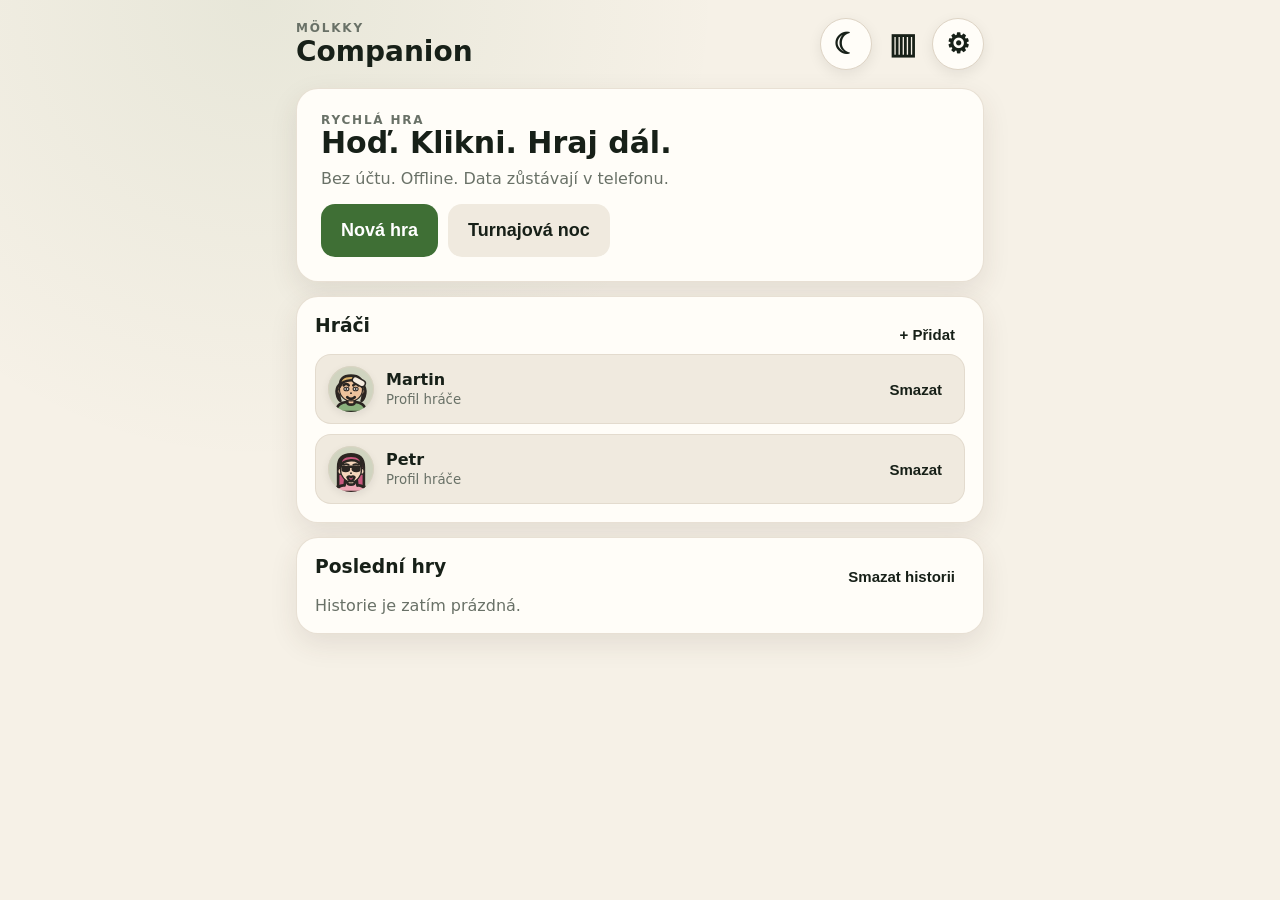
<file: app/src/main/assets/index.html>
<!doctype html>
<html lang="cs">
<head>
  <meta charset="utf-8" />
  <meta name="viewport" content="width=device-width,initial-scale=1,viewport-fit=cover" />
  <meta name="theme-color" content="#111827" />
  <title>Mölkky Companion</title>
  <link rel="manifest" href="manifest.webmanifest" />
  <link rel="stylesheet" href="styles.css" />
</head>
<body>
  <div class="app-shell">
    <header class="topbar">
      <div>
        <div class="eyebrow">MÖLKKY</div>
        <h1>Companion</h1>
      </div>
      <div class="top-actions">
        <button id="themeToggleBtn" class="icon-btn theme-toggle" type="button" aria-label="Přepnout světlý/tmavý vzhled" title="Přepnout vzhled">
          <span id="themeToggleIcon" aria-hidden="true">☾</span>
        </button>
        <button id="navStats" class="ghost">Statistiky</button>
        <button id="navSettings" class="icon-btn" type="button" aria-label="Nastavení" title="Nastavení">⚙</button>
      </div>
    </header>

    <main>
      <section id="homeView" class="view active">
        <div class="card hero">
          <div>
            <div class="eyebrow">RYCHLÁ HRA</div>
            <h2>Hoď. Klikni. Hraj dál.</h2>
            <p>Bez účtu. Offline. Data zůstávají v telefonu.</p>
          </div>
          <div class="hero-actions">
            <button id="newGameBtn" class="primary big">Nová hra</button>
            <button id="tournamentNightBtn" class="secondary big">Turnajová noc</button>
            <button id="restoreGameBtn" class="secondary big hidden">Obnovit poslední hru</button>
          </div>
        </div>

        <div class="card">
          <div class="section-head">
            <h3>Hráči</h3>
            <button id="addPlayerBtn" class="ghost">+ Přidat</button>
          </div>
          <div id="playerList" class="player-list"></div>
        </div>

        <div class="card">
          <div class="section-head">
            <h3>Poslední hry</h3>
            <button id="clearHistoryBtn" class="ghost danger-text">Smazat historii</button>
          </div>
          <div id="historyList" class="history-list"></div>
        </div>
      </section>

      <section id="setupView" class="view">
        <div class="section-head">
          <button class="ghost back-home">← Zpět</button>
          <h2>Nová hra</h2>
        </div>

        <div class="card">
          <div class="section-head">
            <h3 id="setupTitle">Vyber hráče</h3>
            <span id="setupModeTag" class="tag">Jedna hra</span>
          </div>
          <p class="muted">Vybraní hráči hrají v pořadí shora dolů. Přetáhni je za ☰ nebo použij šipky.</p>
          <div id="orderedPlayers" class="ordered-players"></div>
          <div class="order-actions">
            <button id="sameOrderBtn" class="secondary">Stejné</button>
            <button id="reverseOrderBtn" class="secondary">Obrátit</button>
            <button id="randomOrderBtn" class="secondary">Náhodně</button>
          </div>
          <h4>Další hráči</h4>
          <div id="setupPlayers" class="setup-players"></div>
          <button id="addPlayerSetupBtn" class="secondary">+ Nový hráč</button>
        </div>

        <div class="card compact">
          <label class="toggle-row">
            <span>
              <strong id="missRuleLabel">3 minutí = vyřazení</strong>
              <small id="missRuleHelp">Limit po sobě jdoucích hodů bez bodu.</small>
            </span>
            <input id="threeMissRule" type="checkbox" checked>
          </label>
        </div>

        <button id="startGameBtn" class="primary big full">Spustit hru</button>
      </section>

      <section id="gameView" class="view">
        <div class="game-top">
          <button id="quitGameBtn" class="ghost">Ukončit</button>
          <div id="gameRound" class="pill">Kolo 1</div>
          <button id="undoBtn" class="ghost">↶ Undo</button>
        </div>

        <div class="score-card">
          <div class="turn-label">NA TAHU</div>
          <div id="currentPlayerName" class="current-name">—</div>
          <div id="currentPlayerBadge" class="current-player-badge" aria-hidden="true"></div>
          <div class="score-line">
            <span id="currentScore">0</span>
            <small id="scoreTargetText">/ 50</small>
          </div>
          <div id="targetHint" class="target-hint">Potřebuješ 50 bodů</div>
          <div id="missesHint" class="misses-hint">Minutí: 0/3</div>
        </div>

        <div class="card">
          <div class="entry-tabs">
            <button id="pinsModeBtn" class="mode-btn active">Kuželky</button>
            <button id="pointsModeBtn" class="mode-btn">Body</button>
          </div>

          <div id="pinsEntry">
            <div class="section-head">
              <h3>Co spadlo?</h3>
              <span id="selectionSummary" class="muted">Nic</span>
            </div>
            <div id="pinsGrid" class="pins-grid"></div>
          </div>

          <div id="pointsEntry" class="hidden">
            <div class="section-head"><h3>Kolik bodů?</h3><span class="muted">0–12</span></div>
            <div id="pointsGrid" class="points-grid"></div>
          </div>

          <div class="throw-actions">
            <button id="missBtn" class="secondary miss-button">
              <span class="miss-icon funny-miss" aria-hidden="true">
                <svg viewBox="0 0 44 44" focusable="false">
                  <defs><linearGradient id="missWood" x1="0" x2="1"><stop offset="0" stop-color="#b8783e"/><stop offset=".48" stop-color="#efc784"/><stop offset="1" stop-color="#9f6333"/></linearGradient></defs>
                  <path d="M14 8c0-3 3-5 8-5s8 2 8 5l2 24c.3 4-3 7-10 7s-10-3-10-7z" fill="url(#missWood)" stroke="#6f431f" stroke-width="1.2"/>
                  <ellipse cx="22" cy="8" rx="8" ry="4" fill="#efc784" stroke="#6f431f" stroke-width="1.2"/>
                  <path d="M17 17l3 3m0-3l-3 3M24 17l3 3m0-3l-3 3" stroke="#342015" stroke-width="1.8" stroke-linecap="round"/>
                  <path d="M19 26c2 2 4 2 6 0" stroke="#7b302e" stroke-width="1.6" fill="none" stroke-linecap="round"/>
                  <path d="M23 27c0 3 2 4 3 2" stroke="#b83d3d" stroke-width="2" fill="none" stroke-linecap="round"/>
                  <path d="M7 36L37 6" stroke="#d9443f" stroke-width="5" stroke-linecap="round"/>
                </svg>
              </span><span>Minutí</span>
            </button>
            <button id="confirmThrowBtn" class="primary">Zapsat hod</button>
          </div>
          <button id="nextPlayerBtn" class="primary full hidden next-player-btn">Další hráč →</button>
        </div>

        <div class="card">
          <h3>Pořadí</h3>
          <div id="liveStandings" class="standings"></div>
        </div>
      </section>

      <section id="statsView" class="view">
        <div class="section-head">
          <button class="ghost back-home">← Zpět</button>
          <h2>Statistiky</h2>
        </div>
        <div id="statsContent"></div>
      </section>


      <section id="settingsView" class="view">
        <div class="section-head">
          <button class="ghost back-home">← Zpět</button>
          <h2>Nastavení</h2>
        </div>

        <div class="card settings-card">
          <div class="settings-title">
            <div><div class="eyebrow">VZHLED</div><h3>Jak má aplikace vypadat</h3></div>
          </div>

          <div class="setting-block">
            <label class="setting-label">Režim vzhledu</label>
            <div class="segmented three">
              <button type="button" class="setting-choice" data-theme-mode="light">☀ Světlý</button>
              <button type="button" class="setting-choice" data-theme-mode="dark">☾ Tmavý</button>
              <button type="button" class="setting-choice" data-theme-mode="system">◐ Telefon</button>
            </div>
            <small>Rychlé ☀/☾ přepnutí nahoře zůstává vždy dostupné.</small>
          </div>

          <div class="setting-block">
            <label class="setting-label">Barevný akcent</label>
            <div id="accentChoices" class="accent-choices">
              <button type="button" class="accent-dot" data-accent="#3f6f35" style="--dot:#3f6f35" aria-label="Zelená"></button>
              <button type="button" class="accent-dot" data-accent="#9a5b1f" style="--dot:#9a5b1f" aria-label="Dřevěná"></button>
              <button type="button" class="accent-dot" data-accent="#2f66a7" style="--dot:#2f66a7" aria-label="Modrá"></button>
              <button type="button" class="accent-dot" data-accent="#6d4aa2" style="--dot:#6d4aa2" aria-label="Fialová"></button>
              <button type="button" class="accent-dot" data-accent="#b84848" style="--dot:#b84848" aria-label="Červená"></button>
              <button type="button" class="accent-dot" data-accent="#308b8b" style="--dot:#308b8b" aria-label="Tyrkysová"></button>
              <button type="button" class="accent-dot" data-accent="#c78a22" style="--dot:#c78a22" aria-label="Jantarová"></button>
            </div>
          </div>
        </div>

        <div class="card settings-card">
          <div class="eyebrow">PRAVIDLA HRY</div>
          <h3>Výchozí nastavení nové hry</h3>

          <div class="setting-row">
            <div><strong>Cílové skóre</strong><small>Standardně 50 bodů.</small></div>
            <input id="targetScoreSetting" class="number-setting" type="number" min="20" max="100" step="5" inputmode="numeric">
          </div>

          <div class="setting-row">
            <div><strong>Limit minutí</strong><small>Počet minutí za sebou před vyřazením. 0 = vypnuto.</small></div>
            <input id="missLimitSetting" class="number-setting" type="number" min="0" max="9" step="1" inputmode="numeric">
          </div>

          <label class="setting-row clickable">
            <div><strong>Překročení cíle</strong><small>Při přehození vrátit skóre na nastavenou hodnotu.</small></div>
            <input id="bustEnabledSetting" type="checkbox">
          </label>

          <div class="setting-row" id="bustResetRow">
            <div><strong>Návrat na</strong><small>Standardní Mölkky používá 25 bodů.</small></div>
            <input id="bustResetSetting" class="number-setting" type="number" min="0" max="99" step="1" inputmode="numeric">
          </div>
        </div>

        <div class="card settings-card">
          <div class="eyebrow">OVLÁDÁNÍ</div>
          <h3>Rychlost hry</h3>

          <div class="setting-block">
            <label class="setting-label">Výchozí zadávání hodu</label>
            <div class="segmented">
              <button type="button" class="setting-choice" data-entry-default="pins">Kuželky</button>
              <button type="button" class="setting-choice" data-entry-default="points">Body</button>
            </div>
          </div>

          <label class="setting-row clickable">
            <div><strong>Automaticky další hráč</strong><small>Po zapsání hodu rovnou přeskočí na dalšího.</small></div>
            <input id="autoAdvanceSetting" type="checkbox">
          </label>

          <label class="setting-row clickable">
            <div><strong>Vibrace</strong><small>Krátká odezva při hodu, minutí a vítězství.</small></div>
            <input id="vibrationSetting" type="checkbox">
          </label>

          <label class="setting-row clickable">
            <div><strong>Zvuky</strong><small>Jemná zvuková odezva. Výchozí je vypnutá.</small></div>
            <input id="soundSetting" type="checkbox">
          </label>
        </div>

        <div class="card settings-card">
          <div class="eyebrow">HRÁČI</div>
          <div class="section-head">
            <h3>Avatary</h3>
            <small>Klepnutím změň vzhled</small>
          </div>
          <div id="avatarSettingsList" class="avatar-settings-list"></div>
        </div>

        <div class="card settings-card">
          <div class="eyebrow">AKTUALIZACE</div>
          <h3>Mölkky Companion</h3>
          <button id="settingsCheckUpdateBtn" class="secondary full">Zkontrolovat aktualizaci</button>
          <div class="version-box">
            <span>Verze aplikace</span>
            <strong id="appVersionText">v1.7.8</strong>
          </div>
        </div>

        <div class="settings-footer">Mölkky Companion • v1.7.8 • build 17</div>
      </section>

      <section id="gameOverView" class="view">
        <div class="card hero center">
          <div class="eyebrow">VÍTĚZ</div>
          <h2 id="winnerName">—</h2>
          <p id="winnerSummary">—</p>
          <button id="rematchBtn" class="primary big">Odveta</button>
          <button id="nextTournamentGameBtn" class="primary big hidden">Další hra večera</button>
          <button id="endTournamentBtn" class="secondary hidden">Ukončit turnajovou noc</button>
          <button class="secondary back-home">Domů</button>
        </div>
        <div class="card">
          <h3>Výsledek</h3>
          <div id="finalStandings" class="standings"></div>
        </div>
        <div id="tournamentSummaryCard" class="card hidden">
          <div class="section-head"><h3>Turnajová noc</h3><span id="nightGameCount" class="tag"></span></div>
          <div id="nightStandings" class="standings"></div>
        </div>
      </section>
    </main>
  </div>

  <dialog id="playerDialog">
    <form method="dialog" id="playerForm">
      <h3>Nový hráč</h3>
      <input id="playerNameInput" maxlength="20" placeholder="Jméno hráče" autocomplete="off" required />
      <div class="dialog-actions">
        <button value="cancel" class="secondary">Zrušit</button>
        <button id="savePlayerBtn" value="default" class="primary">Uložit</button>
      </div>
    </form>
  </dialog>

  <script src="portraits.js"></script>
  <script src="app.js"></script>
  <dialog id="updateDialog"><form method="dialog" id="updateForm"><h3>Aktualizace aplikace</h3><p id="updateMessage">Kontroluji novou verzi…</p><div class="dialog-actions"><button value="cancel" class="secondary">Zavřít</button><button id="downloadUpdateBtn" type="button" class="primary hidden">Stáhnout APK</button></div></form></dialog>
</body>
</html>
</file>
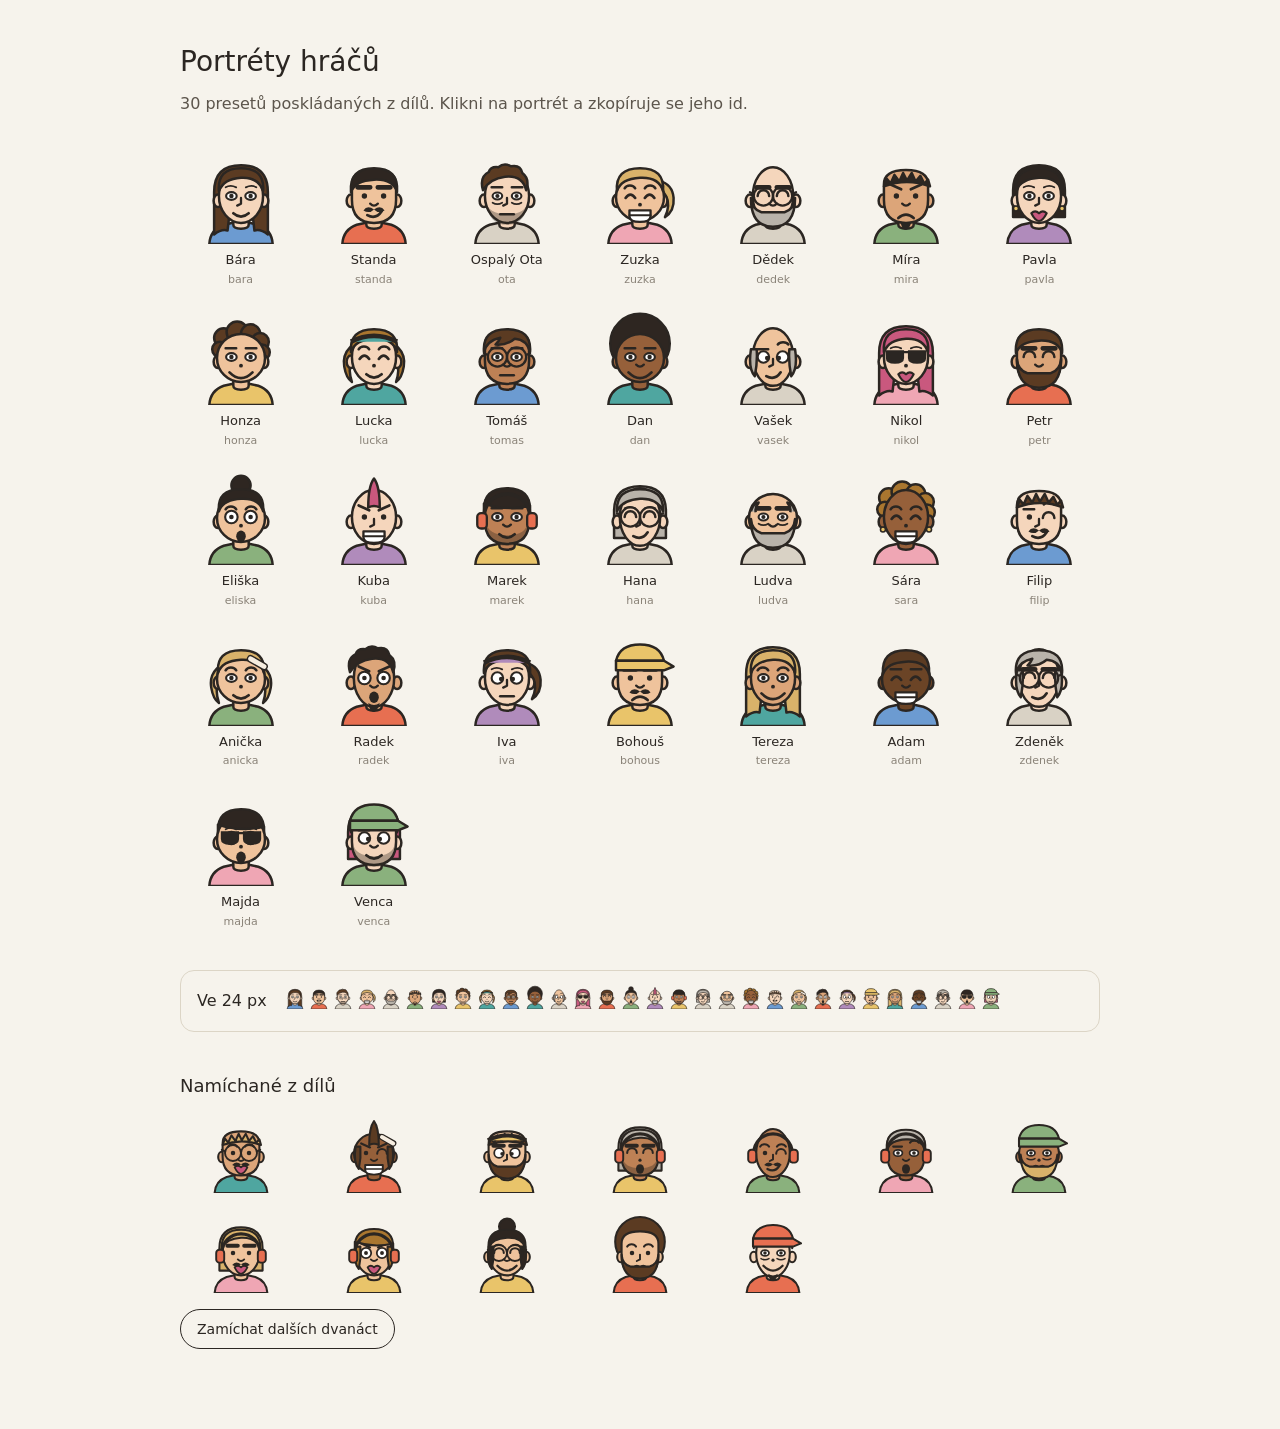
<file: design-source/nahled-portrety.html>
<!doctype html>
<meta charset="utf-8">
<title>Portréty hráčů — Mölkky</title>
<style>
  :root { --ink:#2B2622; --paper:#F6F3EC; --line:#DCD5C6; }
  body { margin:0; padding:40px 24px 64px; background:var(--paper); color:var(--ink);
         font:400 16px/1.6 ui-rounded, "Segoe UI", system-ui, sans-serif; }
  .wrap { max-width:920px; margin:0 auto; }
  h1 { font-size:28px; font-weight:500; margin:0 0 6px; }
  p.lede { margin:0 0 32px; max-width:60ch; color:#5C554C; }
  .grid { display:grid; grid-template-columns:repeat(auto-fill,minmax(120px,1fr)); gap:20px 12px; }
  figure { margin:0; text-align:center; }
  figure svg { display:block; margin:0 auto; }
  figcaption { margin-top:6px; font-size:13px; }
  figcaption small { display:block; color:#8A8378; font-size:11px; }
  .strip { display:flex; flex-wrap:wrap; gap:8px; align-items:center; margin:40px 0 8px;
           padding:14px 16px; border:1px solid var(--line); border-radius:14px; }
  .strip b { font-weight:500; margin-right:8px; }
  button { font:inherit; font-size:14px; padding:8px 16px; border-radius:999px;
           border:1.5px solid var(--ink); background:none; color:var(--ink); cursor:pointer; }
  button:focus-visible { outline:3px solid #4FA6A0; outline-offset:2px; }
  h2 { font-size:18px; font-weight:500; margin:40px 0 12px; }
</style>
<div class="wrap">
  <h1>Portréty hráčů</h1>
  <p class="lede">30 presetů poskládaných z dílů. Klikni na portrét a zkopíruje se jeho id.</p>
  <div class="grid" id="grid"></div>
  <div class="strip"><b>Ve 24 px</b><span id="small"></span></div>
  <h2>Namíchané z dílů</h2>
  <div class="grid" id="mix"></div>
  <p><button id="more">Zamíchat dalších dvanáct</button></p>
</div>
<script type="module">
/**
 * portrety.js — 30 portrétů hráčů pro appku na Mölkky.
 *
 * Druhá sada k faces.js: místo barevných hlav ve stylu emoji jsou to lidé —
 * odstín pleti, účes, obočí, nos, vousy, doplňky a barevné tričko v ramenou.
 * Stejný rám i stejné API jako faces.js, takže se obě sady dají míchat.
 *
 *   import { PORTRAITS, renderPortrait, portraitForKey, randomPortrait } from './portrety.js';
 *   el.innerHTML = renderPortrait(PORTRAITS[3], { size: 64 });
 *   el.innerHTML = renderPortrait(portraitForKey('Standa'));
 *
 * Vrstvy se kreslí v pořadí: ramena → krk → vlasy vzadu → uši → hlava →
 * obočí, oči, nos, ústa → vousy → vlasy vepředu → doplňky.
 */

const INK = '#2B2622';

const SKINS = ['#F5D6BC', '#EFC39C', '#DCA579', '#BE8155', '#96603A', '#6B4426'];
const HAIRS = ['#2E2621', '#5B3B22', '#A9762F', '#D9B26A', '#B9B3AA', '#C9587E'];
const SHIRTS = ['#E76F51', '#4FA6A0', '#6C9BD1', '#8AB17D', '#B08BBB', '#E9C46A', '#D9D2C5', '#EFA6B4'];

const s = (w = 2.6) =>
  `fill="none" stroke="${INK}" stroke-width="${w}" stroke-linecap="round" stroke-linejoin="round"`;
const f = (fill, w = 2.6) =>
  `fill="${fill}" stroke="${INK}" stroke-width="${w}" stroke-linejoin="round"`;
const plain = (fill) => `fill="${fill}" stroke="none"`;

/* ----------------------------------------------------------------- tělo -- */

const shoulders = (c) =>
  `<path d="M17 100q1-15 15-20l18-4 18 4q14 5 15 20z" ${f(c)}/>`;
const neck = (c) => `<path d="M42 66h16v14q0 4-8 4t-8-4z" ${f(c)}/>`;
const ears = (c) =>
  `<ellipse cx="26" cy="55" rx="4.5" ry="6.5" ${f(c)}/><ellipse cx="74" cy="55" rx="4.5" ry="6.5" ${f(c)}/>`;

/* ---------------------------------------------------------------- hlavy -- */

const HEADS = {
  ovalna: (c) => `<ellipse cx="50" cy="50" rx="23" ry="28" ${f(c)}/>`,
  kulata: (c) => `<ellipse cx="50" cy="51" rx="25" ry="25" ${f(c)}/>`,
  hranata: (c) => `<path d="M27 38q0-15 23-15t23 15v16q0 24-23 24T27 54z" ${f(c)}/>`,
  protahla: (c) => `<ellipse cx="50" cy="50" rx="21" ry="30" ${f(c)}/>`,
};

/* ---------------------------------------------------------------- vlasy -- */
/* Každý účes má vrstvu za hlavou (back) a přes čelo (front).                 */

const HAIRSTYLES = {
  plesaty: { back: () => '', front: () => '' },
  vinek: { back: () => '', front: (c) => `<path d="M27 44q3-9 8-9 -4 5-3 10M73 44q-3-9-8-9 4 5 3 10" ${f(c)}/>` },
  kratke: {
    back: () => '',
    front: (c) => `<path d="M26 46q-2-25 24-25t24 25q-4-14-24-13T26 46z" ${f(c)}/>`,
  },
  pesinka: {
    back: () => '',
    front: (c) => `<path d="M26 45q-2-24 24-24t24 24q-3-13-16-14-8 7-20 6 4-4 5-7-14 3-17 15z" ${f(c)}/>`,
  },
  ofina: {
    back: () => '',
    front: (c) => `<path d="M26 44q-1-24 24-24t24 24V38q-24 6-48-2z" ${f(c)}/>`,
  },
  jezek: {
    back: () => '',
    front: (c) =>
      `<path d="M27 40l3-8 4 5 4-9 5 7 4-9 4 8 5-8 4 9 5-6 4 8 4-4 2 7q-24-9-48 0z" ${f(c)}/>`,
  },
  rozcuch: {
    back: () => '',
    front: (c) =>
      `<path d="M25 44q-4-14 6-19 2-6 10-5 6-5 13-1 10-2 12 7 8 6 4 18-4-16-22-14-16 2-23 14z" ${f(c)}/>`,
  },
  kudrny: {
    back: (c) =>
      `<g ${f(c)}><circle cx="32" cy="30" r="10"/><circle cx="46" cy="24" r="11"/><circle cx="60" cy="26" r="10"/><circle cx="70" cy="34" r="9"/><circle cx="28" cy="42" r="8"/><circle cx="72" cy="45" r="8"/></g>`,
    front: () => '',
  },
  afro: {
    back: (c) => `<circle cx="50" cy="36" r="31" ${f(c)}/>`,
    front: () => '',
  },
  mikado: {
    back: (c) => `<path d="M23 44q0-26 27-26t27 26v28H63l-2-24H39l-2 24H23z" ${f(c)}/>`,
    front: (c) => `<path d="M26 44q-1-23 24-23t24 23q-6-14-24-13T26 44z" ${f(c)}/>`,
  },
  dlouhe: {
    back: (c) => `<path d="M22 46q0-28 28-28t28 28v44q-8-6-14-4l-3-26H39l-3 26q-6-2-14 4z" ${f(c)}/>`,
    front: (c) => `<path d="M27 45q-2-24 23-24t23 24q-5-15-23-14T27 45z" ${f(c)}/>`,
  },
  culik: {
    back: (c) => `<path d="M70 34q14 4 15 18t-9 20q6-12 1-22t-13-10z" ${f(c)}/>`,
    front: (c) => `<path d="M26 45q-2-24 24-24t24 24q-4-15-24-14T26 45z" ${f(c)}/>`,
  },
  drdol: {
    back: (c) => `<circle cx="50" cy="17" r="10" ${f(c)}/>`,
    front: (c) => `<path d="M27 44q-2-23 23-23t23 23q-4-14-23-13T27 44z" ${f(c)}/>`,
  },
  copanky: {
    back: (c) =>
      `<path d="M25 40q-8 8-6 20t8 16q-4-12-1-20t7-10zM75 40q8 8 6 20t-8 16q4-12 1-20t-7-10z" ${f(c)}/>`,
    front: (c) => `<path d="M26 45q-2-24 24-24t24 24q-4-15-24-14T26 45z" ${f(c)}/>`,
  },
  mohawk: {
    back: () => '',
    front: (c) => `<path d="M44 40q0-22 6-30 6 8 6 30-6-3-12 0z" ${f(c)}/>`,
  },
};

/* ------------------------------------------------------------------ oči -- */

const EYES = {
  normalni: () =>
    `<ellipse cx="40" cy="50" rx="5.5" ry="4" ${f('#fff', 2.2)}/><ellipse cx="60" cy="50" rx="5.5" ry="4" ${f('#fff', 2.2)}/>` +
    `<circle cx="40" cy="50" r="2.3" fill="${INK}"/><circle cx="60" cy="50" r="2.3" fill="${INK}"/>`,
  tecky: () => `<circle cx="40" cy="50" r="2.8" fill="${INK}"/><circle cx="60" cy="50" r="2.8" fill="${INK}"/>`,
  vytrestene: () =>
    `<circle cx="40" cy="50" r="6.5" ${f('#fff', 2.2)}/><circle cx="60" cy="50" r="6.5" ${f('#fff', 2.2)}/>` +
    `<circle cx="40" cy="50" r="2.4" fill="${INK}"/><circle cx="60" cy="50" r="2.4" fill="${INK}"/>`,
  silhave: () =>
    `<circle cx="40" cy="50" r="6" ${f('#fff', 2.2)}/><circle cx="60" cy="50" r="6" ${f('#fff', 2.2)}/>` +
    `<circle cx="44" cy="51" r="2.4" fill="${INK}"/><circle cx="56" cy="51" r="2.4" fill="${INK}"/>`,
  privrene: () => `<path d="M34 50a6 6 0 0 1 12 0M54 50a6 6 0 0 1 12 0" ${s(2.6)}/>`,
  radostne: () => `<path d="M35 52q5-7 10 0M55 52q5-7 10 0" ${s(2.8)}/>`,
  mrknuti: () =>
    `<circle cx="40" cy="50" r="2.8" fill="${INK}"/><path d="M54 51a6 6 0 0 1 12 0" ${s(2.6)}/>`,
  unavene: () =>
    `<ellipse cx="40" cy="50" rx="5" ry="3.6" ${f('#fff', 2.2)}/><ellipse cx="60" cy="50" rx="5" ry="3.6" ${f('#fff', 2.2)}/>` +
    `<circle cx="40" cy="50" r="2.2" fill="${INK}"/><circle cx="60" cy="50" r="2.2" fill="${INK}"/>` +
    `<path d="M35 57q5 3 10 0M55 57q5 3 10 0" ${s(1.8)}/>`,
};

/* ---------------------------------------------------------------- obočí -- */

const BROWS = {
  rovne: () => `<path d="M34 41h11M55 41h11" ${s(2.6)}/>`,
  tenke: () => `<path d="M34 41q5-3 11 0M55 41q6-3 11 0" ${s(1.8)}/>`,
  huste: () => `<path d="M33 41h13M54 41h13" ${s(5)}/>`,
  zvednute: () => `<path d="M34 42a6 5 0 0 1 11 0M55 42a6 5 0 0 1 11 0" ${s(2.6)}/>`,
  nastvane: () => `<path d="M34 38l11 5M66 38l-11 5" ${s(2.8)}/>`,
  jedno: () => `<path d="M34 42h11M55 37a6 4 0 0 1 11 0" ${s(2.6)}/>`,
};

/* ------------------------------------------------------------------ nos -- */

const NOSES = {
  hacek: () => `<path d="M50 52v6l-4 2" ${s(2.4)}/>`,
  tecka: () => `<circle cx="50" cy="59" r="2" fill="${INK}"/>`,
  siroky: () => `<path d="M46 58q4 4 8 0" ${s(2.4)}/>`,
};

/* ----------------------------------------------------------------- ústa -- */

const MOUTHS = {
  usmev: () => `<path d="M42 68q8 7 16 0" ${s(2.8)}/>`,
  siroky: () => `<path d="M38 66q12 12 24 0" ${s(2.8)}/>`,
  ceneni: () =>
    `<path d="M39 65h22v6q0 6-11 6t-11-6z" ${f('#fff', 2.4)}/><path d="M39 70h22" ${s(2)}/>`,
  cara: () => `<path d="M43 69h14" ${s(2.8)}/>`,
  usklebek: () => `<path d="M43 70q9 5 15-4" ${s(2.8)}/>`,
  mracik: () => `<path d="M42 73q8-7 16 0" ${s(2.8)}/>`,
  puska: () => `<ellipse cx="50" cy="70" rx="5" ry="6" ${f(INK, 0)}/>`,
  rty: () => `<path d="M42 68q4-4 8 0 4-4 8 0-4 8-8 8t-8-8z" ${f('#C9587E', 2.2)}/>`,
};

/* ---------------------------------------------------------------- vousy -- */

const BEARDS = {
  zadne: () => '',
  knir: () => `<path d="M50 64q-7-5-11 1 6 4 11-1 5 5 11 1-4-6-11-1z" ${plain(INK)}/>`,
  strniste: () =>
    `<path d="M28 55q2 25 22 25t22-25q-2 14-22 14T28 55z" fill="${INK}" opacity=".35"/>`,
  bradka: () => `<path d="M44 76q6 4 12 0-2 8-6 9t-6-9z" ${plain(INK)}/>`,
  plnovous: (c) =>
    `<path d="M27 52q0 30 23 30t23-30q-1 12-11 15h-24q-10-3-11-15z" ${f(c)}/>`,
  licousy: (c) =>
    `<path d="M27 42q-3 20 4 28 3-14 2-28zM73 42q3 20-4 28-3-14-2-28z" ${f(c)}/>`,
};

/* -------------------------------------------------------------- doplňky -- */

const ACCESSORIES = {
  zadny: () => '',
  bryle: () =>
    `<circle cx="40" cy="50" r="10" ${s(2.4)}/><circle cx="60" cy="50" r="10" ${s(2.4)}/>` +
    `<path d="M50 50h0M30 48l-4-2M70 48l4-2" ${s(2.4)}/>`,
  slunecni: () =>
    `<path d="M29 43h19v8q0 6-9.5 6T29 51zM52 43h19v8q0 6-9.5 6T52 51z" ${f(INK, 0)}/>` +
    `<path d="M48 45h4" ${s(2.4)}/>`,
  cepice: (c) =>
    `<path d="M25 32q4-17 25-17t25 17z" ${f(c)}/><path d="M25 32h50l10 6-10 4H25z" ${f(c)}/>`,
  celenka: (c) => `<path d="M26 34q24-12 48 0" ${f(c, 5)}/>`,
  nausnice: () => `<circle cx="26" cy="63" r="2.6" ${f('#E9C46A', 1.6)}/><circle cx="74" cy="63" r="2.6" ${f('#E9C46A', 1.6)}/>`,
  sluchatka: () =>
    `<path d="M26 50a24 24 0 0 1 48 0" ${s(4)}/>` +
    `<rect x="19" y="46" width="10" height="16" rx="4" ${f('#E76F51', 2.4)}/>` +
    `<rect x="71" y="46" width="10" height="16" rx="4" ${f('#E76F51', 2.4)}/>`,
  naplast: () =>
    `<path d="M60 30l14 8" ${s(8)}/><path d="M60 30l14 8" fill="none" stroke="#F6EDE0" stroke-width="5" stroke-linecap="round"/>`,
};

/* --------------------------------------------------------------- render -- */

function renderPortrait(p, opts = {}) {
  const { size = 96, className = '', background = null, title = p.name } = opts;
  const hair = HAIRSTYLES[p.hair];
  const parts = [
    background ? `<circle cx="50" cy="50" r="50" fill="${background}"/>` : '',
    shoulders(p.shirt),
    neck(p.skin),
    hair.back(p.hairColor),
    ears(p.skin),
    HEADS[p.head](p.skin),
    BROWS[p.brows](),
    EYES[p.eyes](),
    NOSES[p.nose](),
    MOUTHS[p.mouth](),
    BEARDS[p.beard](p.hairColor),
    hair.front(p.hairColor),
    ACCESSORIES[p.accessory](p.shirt),
  ];
  return (
    `<svg xmlns="http://www.w3.org/2000/svg" viewBox="0 0 100 100" width="${size}" height="${size}"` +
    ` role="img" aria-label="${esc(title)}" class="${className}">` +
    `<title>${esc(title)}</title>${parts.join('')}</svg>`
  );
}

const esc = (t) =>
  String(t).replace(/[<>&"]/g, (ch) => ({ '<': '&lt;', '>': '&gt;', '&': '&amp;', '"': '&quot;' }[ch]));

/* -------------------------------------------------------------- presety -- */

const p = (id, name, head, hair, hairColor, skin, brows, eyes, nose, mouth, beard, accessory, shirt) => ({
  id, name, head, hair, brows, eyes, nose, mouth, beard, accessory,
  hairColor: HAIRS[hairColor], skin: SKINS[skin], shirt: SHIRTS[shirt],
});

/** 30 hotových portrétů. Pořadí je zároveň doporučené pořadí přidělování. */
const PORTRAITS = [
  p('bara', 'Bára', 'ovalna', 'dlouhe', 1, 0, 'tenke', 'normalni', 'hacek', 'usmev', 'zadne', 'zadny', 2),
  p('standa', 'Standa', 'hranata', 'kratke', 0, 1, 'huste', 'tecky', 'siroky', 'usklebek', 'knir', 'zadny', 0),
  p('ota', 'Ospalý Ota', 'ovalna', 'rozcuch', 1, 0, 'rovne', 'unavene', 'hacek', 'cara', 'strniste', 'zadny', 6),
  p('zuzka', 'Zuzka', 'kulata', 'culik', 3, 1, 'zvednute', 'radostne', 'tecka', 'ceneni', 'zadne', 'zadny', 7),
  p('dedek', 'Dědek', 'protahla', 'plesaty', 4, 0, 'huste', 'privrene', 'siroky', 'usmev', 'plnovous', 'bryle', 6),
  p('mira', 'Míra', 'hranata', 'jezek', 0, 2, 'nastvane', 'tecky', 'siroky', 'mracik', 'bradka', 'zadny', 3),
  p('pavla', 'Pavla', 'ovalna', 'mikado', 0, 0, 'tenke', 'normalni', 'hacek', 'rty', 'zadne', 'nausnice', 4),
  p('honza', 'Honza', 'kulata', 'kudrny', 1, 1, 'rovne', 'normalni', 'tecka', 'siroky', 'zadne', 'zadny', 5),
  p('lucka', 'Lucka', 'ovalna', 'copanky', 2, 0, 'zvednute', 'radostne', 'tecka', 'usmev', 'zadne', 'celenka', 1),
  p('tomas', 'Tomáš', 'hranata', 'pesinka', 1, 3, 'rovne', 'normalni', 'siroky', 'cara', 'zadne', 'bryle', 2),
  p('dan', 'Dan', 'kulata', 'afro', 0, 4, 'rovne', 'normalni', 'siroky', 'siroky', 'zadne', 'zadny', 1),
  p('vasek', 'Vašek', 'protahla', 'plesaty', 4, 1, 'jedno', 'silhave', 'hacek', 'usklebek', 'licousy', 'zadny', 6),
  p('nikol', 'Nikol', 'ovalna', 'dlouhe', 5, 0, 'tenke', 'mrknuti', 'tecka', 'rty', 'zadne', 'slunecni', 7),
  p('petr', 'Petr', 'hranata', 'kratke', 1, 2, 'huste', 'privrene', 'siroky', 'cara', 'plnovous', 'zadny', 0),
  p('eliska', 'Eliška', 'kulata', 'drdol', 0, 1, 'zvednute', 'vytrestene', 'tecka', 'puska', 'zadne', 'zadny', 3),
  p('kuba', 'Kuba', 'ovalna', 'mohawk', 5, 0, 'nastvane', 'tecky', 'hacek', 'ceneni', 'zadne', 'zadny', 4),
  p('marek', 'Marek', 'hranata', 'ofina', 0, 3, 'rovne', 'normalni', 'siroky', 'usmev', 'strniste', 'sluchatka', 5),
  p('hana', 'Hana', 'protahla', 'mikado', 4, 0, 'tenke', 'privrene', 'hacek', 'usklebek', 'zadne', 'bryle', 6),
  p('ludva', 'Ludva', 'kulata', 'vinek', 4, 1, 'huste', 'unavene', 'siroky', 'mracik', 'plnovous', 'zadny', 6),
  p('sara', 'Sára', 'ovalna', 'kudrny', 2, 4, 'zvednute', 'radostne', 'tecka', 'ceneni', 'zadne', 'nausnice', 7),
  p('filip', 'Filip', 'hranata', 'jezek', 1, 0, 'jedno', 'mrknuti', 'hacek', 'usklebek', 'knir', 'zadny', 2),
  p('anicka', 'Anička', 'kulata', 'copanky', 3, 1, 'zvednute', 'normalni', 'tecka', 'usmev', 'zadne', 'naplast', 3),
  p('radek', 'Radek', 'protahla', 'rozcuch', 0, 2, 'nastvane', 'vytrestene', 'siroky', 'puska', 'bradka', 'zadny', 0),
  p('iva', 'Iva', 'ovalna', 'culik', 1, 0, 'tenke', 'silhave', 'hacek', 'cara', 'zadne', 'celenka', 4),
  p('bohous', 'Bohouš', 'hranata', 'plesaty', 4, 1, 'huste', 'tecky', 'siroky', 'mracik', 'knir', 'cepice', 5),
  p('tereza', 'Tereza', 'ovalna', 'dlouhe', 3, 2, 'zvednute', 'normalni', 'tecka', 'siroky', 'zadne', 'zadny', 1),
  p('adam', 'Adam', 'kulata', 'kratke', 1, 5, 'rovne', 'radostne', 'siroky', 'ceneni', 'zadne', 'zadny', 2),
  p('zdenek', 'Zdeněk', 'protahla', 'pesinka', 4, 0, 'huste', 'privrene', 'hacek', 'usklebek', 'licousy', 'bryle', 6),
  p('majda', 'Majda', 'kulata', 'ofina', 0, 1, 'tenke', 'vytrestene', 'tecka', 'puska', 'zadne', 'slunecni', 7),
  p('venca', 'Venca', 'hranata', 'mikado', 5, 0, 'jedno', 'silhave', 'siroky', 'usmev', 'strniste', 'cepice', 3),
];

const PARTS = { HEADS, HAIRSTYLES, EYES, BROWS, NOSES, MOUTHS, BEARDS, ACCESSORIES, SKINS, HAIRS, SHIRTS };

/* --------------------------------------------------------- výběr a mix -- */

const keys = (o) => Object.keys(o);

function hashKey(key) {
  let h = 0x811c9dc5;
  const str = String(key);
  for (let i = 0; i < str.length; i++) {
    h ^= str.charCodeAt(i);
    h = Math.imul(h, 0x01000193) >>> 0;
  }
  return h;
}

/** Stejný klíč (jméno hráče) vrátí vždy stejný portrét. */
function portraitForKey(key) {
  return PORTRAITS[hashKey(key) % PORTRAITS.length];
}

/** Libovolná kombinace dílů, když 30 presetů nestačí. */
function randomPortrait(rnd = Math.random) {
  const u = () => Math.min(0.9999999, Math.max(0, rnd()));
  const pick = (o) => keys(o)[Math.floor(u() * keys(o).length)];
  const one = (a) => a[Math.floor(u() * a.length)];
  return {
    id: 'mix-' + Math.floor(u() * 1e9).toString(36),
    name: 'Hráč',
    head: pick(HEADS),
    hair: pick(HAIRSTYLES),
    brows: pick(BROWS),
    eyes: pick(EYES),
    nose: pick(NOSES),
    mouth: pick(MOUTHS),
    beard: pick(BEARDS),
    accessory: pick(ACCESSORIES),
    hairColor: one(HAIRS),
    skin: one(SKINS),
    shirt: one(SHIRTS),
  };
}

function portraitDataUri(portrait, opts) {
  return 'data:image/svg+xml;utf8,' + encodeURIComponent(renderPortrait(portrait, opts));
}

if (typeof window !== 'undefined') {
  window.MolkkyPortraits = { PORTRAITS, PARTS, renderPortrait, portraitForKey, randomPortrait, portraitDataUri, hashKey };
}

const grid = document.getElementById('grid');
grid.innerHTML = PORTRAITS.map((f) => `<figure title="${f.id}" data-id="${f.id}">${renderPortrait(f, { size: 96 })}
  <figcaption>${f.name}<small>${f.id}</small></figcaption></figure>`).join('');
grid.addEventListener('click', (e) => {
  const fig = e.target.closest('figure');
  if (fig) navigator.clipboard?.writeText(fig.dataset.id);
});
document.getElementById('small').innerHTML = PORTRAITS.map((f) => renderPortrait(f, { size: 24 })).join('');
const mix = document.getElementById('mix');
const draw = () => { mix.innerHTML = Array.from({ length: 12 }, () => `<figure>${renderPortrait(randomPortrait(), { size: 80 })}</figure>`).join(''); };
draw();
document.getElementById('more').addEventListener('click', draw);
</script>
</file>
<file: app/src/main/assets/styles.css>
*{box-sizing:border-box}html,body{margin:0;padding:0;background:#f4f6f8;color:#111827;font-family:Inter,ui-sans-serif,system-ui,-apple-system,BlinkMacSystemFont,"Segoe UI",sans-serif}
body{min-height:100vh}.app-shell{max-width:720px;margin:0 auto;padding:18px 16px 40px}.topbar,.section-head,.game-top,.throw-actions,.toggle-row{display:flex;align-items:center;justify-content:space-between;gap:12px}
.topbar{margin-bottom:18px}.topbar h1,.section-head h2,h2,h3,p{margin-top:0}.topbar h1{margin-bottom:0;font-size:28px}.eyebrow{font-size:12px;font-weight:900;letter-spacing:.15em;color:#6b7280}
.view{display:none}.view.active{display:block}.card,.score-card{background:#fff;border-radius:22px;padding:18px;box-shadow:0 8px 24px rgba(17,24,39,.06);margin-bottom:14px}
.hero{padding:24px}.hero h2{font-size:30px;line-height:1.05;margin-bottom:10px}.hero p{color:#6b7280}.center{text-align:center}.compact{padding:14px 18px}
button{border:0;border-radius:14px;padding:12px 16px;font-weight:800;font-size:15px;cursor:pointer}.primary{background:#111827;color:white}.secondary{background:#e5e7eb;color:#111827}.ghost{background:transparent;color:#111827;padding:9px 10px}.danger-text{color:#b91c1c}.big{font-size:18px;padding:16px 20px}.full{width:100%}
.player-list,.history-list,.setup-players,.standings{display:grid;gap:10px}.player-row,.history-row,.setup-row,.standing-row{display:flex;align-items:center;justify-content:space-between;gap:10px;background:#f8fafc;border-radius:16px;padding:12px 14px}
.player-name{font-weight:850}.muted,small{color:#6b7280}.setup-row label{display:flex;align-items:center;gap:10px;width:100%;font-weight:800}.setup-row input{width:22px;height:22px}
.toggle-row small{display:block;margin-top:4px;line-height:1.35}.toggle-row input{width:24px;height:24px}
.score-card{text-align:center;padding:22px;background:#111827;color:white}.turn-label{font-size:12px;letter-spacing:.14em;color:#9ca3af;font-weight:900}.current-name{font-size:34px;font-weight:950;margin-top:4px}
.score-line{font-size:64px;font-weight:950;line-height:1;display:flex;justify-content:center;align-items:flex-end;gap:6px;margin:6px 0}.score-line small{font-size:20px;margin-bottom:7px}
.target-hint{font-weight:800;color:#d1d5db}.misses-hint{margin-top:8px;color:#fca5a5;font-size:13px;font-weight:800}
.pins-grid{display:grid;grid-template-columns:repeat(4,1fr);gap:10px;margin:14px 0}.pin{aspect-ratio:1/1;border-radius:50%;background:#eef2f7;color:#111827;font-size:22px;font-weight:950;border:3px solid transparent}
.pin.selected{background:#111827;color:#fff}.throw-actions button{flex:1}.pill{background:#e5e7eb;border-radius:999px;padding:8px 12px;font-weight:850;font-size:13px}
.standing-row.active{outline:3px solid #111827}.standing-row.eliminated{opacity:.45}.standing-score{font-size:22px;font-weight:950}.tag{font-size:11px;font-weight:900;background:#e5e7eb;border-radius:999px;padding:5px 8px}
.stat-grid{display:grid;grid-template-columns:repeat(2,1fr);gap:10px}.stat-card{background:#fff;border-radius:18px;padding:16px;box-shadow:0 8px 24px rgba(17,24,39,.05)}.stat-value{font-size:28px;font-weight:950}.stat-label{color:#6b7280;font-size:12px;font-weight:850}
dialog{border:0;border-radius:20px;padding:0;width:min(92vw,420px)}dialog::backdrop{background:rgba(17,24,39,.55)}#playerForm{padding:20px}#playerForm input{width:100%;padding:14px;border:1px solid #d1d5db;border-radius:12px;font-size:16px}.dialog-actions{display:flex;justify-content:flex-end;gap:10px;margin-top:14px}
@media(max-width:520px){.app-shell{padding:12px 12px 28px}.hero h2{font-size:27px}.pins-grid{grid-template-columns:repeat(4,1fr)}.pin{font-size:20px}.score-line{font-size:58px}}

.entry-tabs{display:grid;grid-template-columns:1fr 1fr;gap:8px;background:#eef2f7;padding:5px;border-radius:16px;margin-bottom:18px}
.mode-btn{background:transparent;color:#6b7280}
.mode-btn.active{background:#fff;color:#111827;box-shadow:0 2px 8px rgba(17,24,39,.08)}
.points-grid{display:grid;grid-template-columns:repeat(4,1fr);gap:10px;margin:14px 0}
.point-btn{padding:17px 6px;background:#eef2f7;font-size:20px;font-weight:950}
.point-btn.selected{background:#111827;color:#fff}
.hidden{display:none!important}

.hero-actions{display:flex;gap:10px;flex-wrap:wrap}
.ordered-players{display:grid;gap:9px;margin:12px 0 14px}
.order-row{display:grid;grid-template-columns:auto 1fr auto auto auto;align-items:center;gap:8px;background:#f8fafc;border-radius:16px;padding:10px}
.order-row.dragging{opacity:.45}
.drag-handle{font-size:22px;color:#6b7280;padding:8px;touch-action:none;cursor:grab}
.order-row .mini{padding:8px 10px;border-radius:10px;background:#e5e7eb}
.order-row .remove-order{background:transparent;color:#b91c1c;padding:8px}
.order-actions{display:grid;grid-template-columns:repeat(3,1fr);gap:8px;margin-bottom:18px}
.setup-pool-btn{width:100%;display:flex;justify-content:space-between;align-items:center;background:#f8fafc;margin-bottom:8px}
.night-delta.up{font-weight:900}
.night-delta.down{font-weight:900}
@media(max-width:520px){.hero-actions{display:grid}.hero-actions button{width:100%}.order-row{grid-template-columns:auto 1fr auto auto}.order-row .remove-order{grid-column:4}}

.top-actions{display:flex;gap:4px;align-items:center}
#updateForm{padding:20px}
#updateForm p{color:#4b5563;line-height:1.45}


/* v1.5 visual system */
:root{
  --bg:#f6f1e7;--surface:#fffdf8;--surface-2:#f0eadf;--surface-3:#e8dfd1;
  --text:#172018;--muted:#697167;--line:#ded4c5;--primary:#3f6f35;--primary-2:#31592a;
  --accent:#b56c2d;--danger:#b33a32;--shadow:0 10px 28px rgba(66,51,35,.10);
  --score:#173019;--score-text:#fffef8;--avatar-bg:#e8dfcf;--avatar-fg:#3f6f35;
}
html[data-theme="dark"]{
  --bg:#0b100c;--surface:#151b16;--surface-2:#1d251e;--surface-3:#273128;
  --text:#f4f1e8;--muted:#aab2a9;--line:#344036;--primary:#79ad58;--primary-2:#649747;
  --accent:#df944b;--danger:#ef7f75;--shadow:0 14px 30px rgba(0,0,0,.28);
  --score:#111812;--score-text:#fffdf6;--avatar-bg:#283328;--avatar-fg:#9acb78;
}
html,body{background:var(--bg)!important;color:var(--text)!important;transition:background .18s ease,color .18s ease}
body{background-image:radial-gradient(circle at 20% 0%,color-mix(in srgb,var(--primary) 8%,transparent),transparent 34%)!important}
.card,.score-card{background:var(--surface);color:var(--text);box-shadow:var(--shadow);border:1px solid color-mix(in srgb,var(--line) 70%,transparent)}
.score-card{background:linear-gradient(145deg,var(--score),color-mix(in srgb,var(--score) 82%,black));color:var(--score-text);border-color:transparent}
.eyebrow,.muted,small,.hero p{color:var(--muted)!important}.turn-label{color:color-mix(in srgb,var(--score-text) 58%,transparent)}
.target-hint{color:color-mix(in srgb,var(--score-text) 78%,transparent)}.misses-hint{color:#f0a39a}
.primary{background:linear-gradient(180deg,var(--primary),var(--primary-2));color:#fff}.secondary{background:var(--surface-2);color:var(--text)}.ghost{color:var(--text)}
.pill,.tag{background:var(--surface-2);color:var(--text)}
.player-row,.history-row,.setup-row,.standing-row,.order-row,.setup-pool-btn{background:var(--surface-2);color:var(--text);border:1px solid color-mix(in srgb,var(--line) 65%,transparent)}
.standing-row.active{outline:3px solid var(--primary)}
.entry-tabs{background:var(--surface-2)}.mode-btn{color:var(--muted)}.mode-btn.active{background:var(--surface);color:var(--text);box-shadow:0 3px 10px rgba(0,0,0,.08)}
.point-btn{background:var(--surface-2);color:var(--text)}.point-btn.selected{background:var(--primary);color:white}
.stat-card{background:var(--surface);color:var(--text);border:1px solid var(--line)}.stat-label{color:var(--muted)}
dialog{background:var(--surface);color:var(--text)}#playerForm input{background:var(--surface-2);color:var(--text);border-color:var(--line)}

.icon-btn{width:42px;height:42px;padding:0;border-radius:50%;display:grid;place-items:center;background:var(--surface);color:var(--text);box-shadow:0 4px 14px rgba(0,0,0,.08);border:1px solid var(--line);font-size:21px}
.theme-toggle{transition:transform .18s ease}.theme-toggle:active{transform:rotate(18deg) scale(.95)}

.player-identity{display:flex;align-items:center;gap:12px;min-width:0}.player-copy{min-width:0}.player-copy .player-name{white-space:nowrap;overflow:hidden;text-overflow:ellipsis}
.player-avatar{width:44px;height:44px;flex:0 0 44px;border-radius:14px;background:linear-gradient(145deg,var(--avatar-bg),color-mix(in srgb,var(--avatar-bg) 72%,var(--surface)));display:grid;place-items:center;color:var(--avatar-fg);box-shadow:inset 0 0 0 1px color-mix(in srgb,var(--avatar-fg) 16%,transparent)}
.player-avatar svg{width:25px;height:25px;fill:none;stroke:currentColor;stroke-width:2.2;stroke-linecap:round;stroke-linejoin:round}.player-avatar svg path,.player-avatar svg circle{vector-effect:non-scaling-stroke}
.player-tile{padding:11px 12px}.order-row{grid-template-columns:auto minmax(0,1fr) auto auto auto}.setup-pool-btn{text-align:left}
.current-player-badge{display:flex;justify-content:center;margin:7px 0 4px}.hero-avatar{width:54px;height:54px;border-radius:18px;background:color-mix(in srgb,var(--primary) 18%,#fff);color:#9fd17e}.hero-avatar svg{width:31px;height:31px}

.pins-grid{gap:9px}.pin{aspect-ratio:.82/1;border-radius:16px!important;background:var(--surface-2)!important;color:var(--text)!important;border:1px solid var(--line)!important;padding:8px 4px!important;display:flex;flex-direction:column;align-items:center;justify-content:center;gap:5px;box-shadow:0 5px 14px rgba(0,0,0,.06);transition:transform .12s ease,box-shadow .12s ease,background .12s ease}
.pin:active{transform:scale(.96)}.pin.selected{background:color-mix(in srgb,var(--primary) 18%,var(--surface))!important;box-shadow:0 0 0 3px var(--primary)!important;border-color:var(--primary)!important}
.wood-pin{width:38px;height:50px;border-radius:17px 17px 11px 11px;background:linear-gradient(90deg,#c68a4c,#e6bb77 30%,#f1ca8a 53%,#c98847 82%,#ad713d);display:grid;place-items:center;color:#2a1b10;font-size:20px;font-weight:950;box-shadow:inset 0 0 0 1px rgba(76,42,16,.16),0 3px 6px rgba(0,0,0,.12);position:relative}
.wood-pin:before{content:"";position:absolute;top:5px;left:7px;right:7px;height:5px;border-radius:50%;border-top:1px solid rgba(75,45,18,.28)}
.pin-mark{height:16px;color:var(--primary);display:block}.pin-mark svg{width:16px;height:16px;fill:none;stroke:currentColor;stroke-width:2.3;stroke-linecap:round;stroke-linejoin:round}

.miss-button{display:flex;align-items:center;justify-content:center;gap:9px}.miss-icon{width:26px;height:26px;display:inline-grid;place-items:center;color:var(--danger)}.miss-icon svg{width:26px;height:26px;fill:none;stroke:currentColor;stroke-width:2.3;stroke-linecap:round;stroke-linejoin:round}

html[data-theme="dark"] .wood-pin{filter:saturate(.88) brightness(.86)}
html[data-theme="dark"] .icon-btn{box-shadow:0 4px 14px rgba(0,0,0,.25)}
@media(max-width:520px){.top-actions{gap:2px}.top-actions .ghost{padding:8px 7px;font-size:13px}.icon-btn{width:38px;height:38px}.player-avatar{width:40px;height:40px;flex-basis:40px}.order-row{grid-template-columns:auto minmax(0,1fr) auto auto}.order-row .remove-order{grid-column:auto}.wood-pin{width:34px;height:45px}.pin{padding:7px 3px!important}}


/* v1.6 – 3D pins, human avatars, funny miss */
.player-avatar{width:46px;height:46px;flex:0 0 46px;border-radius:50%!important;overflow:hidden;background:var(--avatar-bg)!important;display:grid;place-items:center;box-shadow:inset 0 0 0 1px color-mix(in srgb,var(--line) 70%,transparent),0 3px 9px rgba(0,0,0,.08)}
.player-avatar svg{width:100%!important;height:100%!important;display:block;fill:initial!important;stroke:initial!important}
.hero-avatar{width:60px!important;height:60px!important;flex-basis:60px!important;border-radius:50%!important;box-shadow:0 5px 16px rgba(0,0,0,.18)!important}

.pins-grid{gap:10px;align-items:end}
.pin{aspect-ratio:.82/1.12!important;border-radius:18px!important;background:var(--surface-2)!important;color:var(--text)!important;border:1px solid var(--line)!important;padding:8px 3px 10px!important;display:flex!important;align-items:flex-end!important;justify-content:center!important;box-shadow:0 7px 17px rgba(0,0,0,.07)!important;overflow:visible!important}
.pin:active{transform:translateY(2px) scale(.97)}
.pin.selected{background:color-mix(in srgb,var(--primary) 15%,var(--surface))!important;box-shadow:0 0 0 3px var(--primary),0 10px 20px rgba(0,0,0,.09)!important;border-color:var(--primary)!important}
.wood-pin{width:48px!important;height:66px!important;border-radius:12px 12px 10px 10px!important;background:linear-gradient(90deg,#9c6031 0%,#c98749 13%,#e2b66f 34%,#f1ce8b 52%,#d99d55 69%,#a56735 91%,#8a522c 100%)!important;display:flex!important;align-items:flex-start!important;justify-content:center!important;position:relative!important;box-shadow:inset 7px 0 9px rgba(255,255,255,.13),inset -7px 0 9px rgba(74,39,14,.18),0 7px 8px rgba(55,34,18,.22)!important}
.wood-pin:before{content:""!important;position:absolute!important;left:2px!important;right:2px!important;top:-7px!important;height:16px!important;border-radius:50%!important;background:radial-gradient(ellipse at 45% 35%,#f6d99d 0 28%,#e7bb77 48%,#bd7d42 100%)!important;border:1px solid rgba(90,52,24,.25)!important;box-shadow:inset 0 1px 3px rgba(255,255,255,.35)!important}
.wood-pin:after{content:"";position:absolute;left:8px;right:8px;bottom:-4px;height:8px;border-radius:50%;background:rgba(69,42,23,.16);filter:blur(2px)}
.pin-number{position:relative;z-index:2;margin-top:-4px;width:31px;height:24px;border-radius:50%;display:grid;place-items:center;font-size:20px;font-weight:950;color:#2a1a10;text-shadow:0 1px rgba(255,255,255,.35)}
.pin-mark{display:none!important}
.pin.selected .wood-pin{transform:translateY(-2px);filter:saturate(1.08) brightness(1.03)}

.miss-button{display:flex;align-items:center;justify-content:center;gap:9px}
.miss-icon{width:36px!important;height:36px!important;display:inline-grid!important;place-items:center!important;color:inherit!important}
.miss-icon svg{width:36px!important;height:36px!important;display:block!important;fill:initial!important;stroke:initial!important}
.funny-miss{filter:drop-shadow(0 2px 2px rgba(0,0,0,.12))}
@media(max-width:520px){.wood-pin{width:42px!important;height:58px!important}.player-avatar{width:42px;height:42px;flex-basis:42px}}


/* v1.6.1 – realistic Mölkky slanted-cut pins */
.wood-pin{
  width:48px!important;
  height:70px!important;
  border-radius:9px 9px 11px 11px!important;
  position:relative!important;
  display:flex!important;
  align-items:flex-start!important;
  justify-content:center!important;
  overflow:visible!important;
  background-image:
    linear-gradient(90deg,rgba(75,44,22,.13) 0 2%,transparent 2% 15%,rgba(255,255,255,.09) 15% 17%,transparent 17% 45%,rgba(89,52,27,.10) 45% 47%,transparent 47% 73%,rgba(255,255,255,.07) 73% 75%,transparent 75% 100%),
    linear-gradient(90deg,#8f572d 0%,#b8753b 12%,#d79b57 28%,#efc77e 48%,#e4b36d 64%,#b7773e 84%,#87502a 100%)!important;
  box-shadow:
    inset 6px 0 8px rgba(255,255,255,.12),
    inset -7px 0 9px rgba(66,38,19,.2),
    0 8px 9px rgba(55,34,18,.24)!important;
}

.wood-pin:before{
  content:""!important;
  position:absolute!important;
  left:-1px!important;
  right:-1px!important;
  top:-11px!important;
  height:25px!important;
  border-radius:52% 48% 46% 54% / 55% 54% 46% 45%!important;
  background:
    radial-gradient(ellipse at 42% 40%,rgba(255,255,255,.28) 0 10%,transparent 11%),
    repeating-radial-gradient(ellipse at 48% 45%,#efd092 0 2px,#e5bc78 2px 4px,#d6a660 4px 6px)!important;
  border:1px solid rgba(91,53,25,.32)!important;
  box-shadow:
    inset 0 2px 4px rgba(255,255,255,.35),
    inset 0 -2px 3px rgba(112,68,32,.18),
    0 2px 2px rgba(68,40,19,.14)!important;
  transform:skewY(-12deg) rotate(-3deg)!important;
  transform-origin:center!important;
}

.wood-pin:after{
  content:""!important;
  position:absolute!important;
  left:0!important;
  right:0!important;
  top:2px!important;
  height:16px!important;
  background:linear-gradient(176deg,rgba(244,209,145,.52) 0 42%,rgba(143,87,45,.10) 43% 100%)!important;
  clip-path:polygon(0 10%,100% 0,100% 100%,0 100%)!important;
  opacity:.52!important;
  pointer-events:none!important;
}

.pin-number{
  position:absolute!important;
  z-index:4!important;
  top:-8px!important;
  left:50%!important;
  transform:translateX(-50%) rotate(-3deg)!important;
  width:34px!important;
  height:26px!important;
  display:grid!important;
  place-items:center!important;
  font-size:20px!important;
  line-height:1!important;
  font-weight:950!important;
  color:#27170d!important;
  text-shadow:0 1px 0 rgba(255,255,255,.42)!important;
}

.pin.selected .wood-pin{
  transform:translateY(-3px) rotate(-1deg)!important;
  filter:saturate(1.08) brightness(1.04)!important;
}

html[data-theme="dark"] .wood-pin{
  filter:saturate(.92) brightness(.91);
}

@media(max-width:520px){
  .wood-pin{width:43px!important;height:63px!important}
  .wood-pin:before{top:-10px!important;height:23px!important}
  .pin-number{top:-8px!important;font-size:19px!important}
}


/* v1.7 – settings */
.settings-card h3{margin:4px 0 14px}
.settings-title{display:flex;align-items:flex-start;justify-content:space-between;gap:12px}
.setting-block{padding:14px 0;border-top:1px solid var(--line)}
.setting-block:first-of-type{border-top:0;padding-top:4px}
.setting-label{display:block;font-weight:900;margin-bottom:9px}
.segmented{display:grid;grid-template-columns:repeat(2,1fr);gap:6px;background:var(--surface-2);padding:5px;border-radius:16px;margin-bottom:7px}
.segmented.three{grid-template-columns:repeat(3,1fr)}
.setting-choice{background:transparent;color:var(--muted);padding:11px 8px;border-radius:12px}
.setting-choice.active{background:var(--surface);color:var(--text);box-shadow:var(--shadow);outline:2px solid color-mix(in srgb,var(--primary) 70%,transparent)}
.setting-row{display:flex;align-items:center;justify-content:space-between;gap:16px;padding:15px 0;border-top:1px solid var(--line)}
.setting-row:first-of-type{border-top:0}
.setting-row>div:first-child{min-width:0}
.setting-row strong{display:block}
.setting-row small{display:block;margin-top:3px;line-height:1.35}
.setting-row input[type="checkbox"]{width:25px;height:25px;accent-color:var(--primary);flex:0 0 auto}
.setting-row.clickable{cursor:pointer}
.number-setting{width:78px;padding:10px 8px;border:1px solid var(--line);border-radius:12px;background:var(--surface-2);color:var(--text);font-size:17px;font-weight:900;text-align:center}
.setting-disabled{opacity:.42;pointer-events:none}
.accent-choices{display:flex;gap:12px;flex-wrap:wrap}
.accent-dot{width:42px;height:42px;padding:0;border-radius:50%;background:var(--dot);border:4px solid var(--surface);box-shadow:0 0 0 1px var(--line),0 4px 10px rgba(0,0,0,.08)}
.accent-dot.active{box-shadow:0 0 0 3px var(--text),0 4px 10px rgba(0,0,0,.10);transform:scale(1.06)}
.avatar-settings-list{display:grid;gap:9px}
.avatar-setting-row{display:flex;align-items:center;justify-content:space-between;gap:10px;background:var(--surface-2);border-radius:16px;padding:10px 12px}
.avatar-controls{display:flex;align-items:center;gap:6px}
.avatar-change{padding:8px 10px;font-size:13px}
.version-box{display:flex;align-items:center;justify-content:space-between;margin-top:14px;padding:13px 14px;border-radius:14px;background:var(--surface-2)}
.version-box strong{font-size:15px}
.settings-footer{text-align:center;color:var(--muted);font-size:12px;font-weight:800;padding:8px 0 20px}
.next-player-btn{margin-top:10px}
button:disabled{opacity:.42;cursor:default}
html{accent-color:var(--primary)}

@media(max-width:520px){
  .top-actions{gap:1px}.top-actions .ghost{padding:8px 7px;font-size:13px}
  .segmented.three{grid-template-columns:1fr}
  .avatar-setting-row{align-items:flex-start;flex-direction:column}
  .avatar-controls{width:100%}.avatar-change{flex:1}
}

/* v1.7.1 – larger top navigation icons */
.topbar .top-actions .icon-btn{width:52px;height:52px;min-width:52px;min-height:52px;border-radius:50%;font-size:27px;line-height:1;display:inline-flex;align-items:center;justify-content:center}
.topbar .top-actions #themeToggleIcon{font-size:29px;line-height:1}
.topbar .top-actions #navStats{width:52px;height:52px;min-width:52px;min-height:52px;padding:0;font-size:0;border-radius:50%;display:inline-flex;align-items:center;justify-content:center}
.topbar .top-actions #navStats::before{content:"▥";font-size:29px;line-height:1;font-weight:900}
@media(max-width:520px){.topbar .top-actions .icon-btn,.topbar .top-actions #navStats{width:48px;height:48px;min-width:48px;min-height:48px}.topbar .top-actions #themeToggleIcon,.topbar .top-actions #navStats::before{font-size:27px}}

/* v1.7.2 – authentic Mölkky pin silhouette: diagonal cut with number on cut face */
.pin3d{
  position:relative;
  width:62px;
  height:92px;
  margin:8px auto 3px;
  border-radius:7px 7px 15px 15px;
  background:linear-gradient(90deg,#9b5d25 0%,#d79a4c 22%,#f0c574 48%,#c57d34 76%,#89501f 100%);
  box-shadow:inset 7px 0 9px rgba(255,255,255,.16),inset -7px 0 9px rgba(74,35,9,.18),0 9px 12px rgba(0,0,0,.20);
  transform:perspective(180px) rotateY(-2deg);
  clip-path:polygon(0 21%,100% 0,100% 100%,0 100%);
  overflow:visible;
}
.pin3d::before{
  content:"";
  position:absolute;
  left:-1px;
  top:1px;
  width:64px;
  height:31px;
  border-radius:50%;
  background:linear-gradient(155deg,#f7d994 0%,#e3ad5c 46%,#b66d2d 100%);
  border:1px solid rgba(103,57,21,.45);
  box-shadow:inset 0 4px 5px rgba(255,255,255,.35),inset 0 -3px 4px rgba(101,54,18,.16);
  transform:rotate(-10deg) skewX(-5deg);
  transform-origin:center;
}
.pin3d::after{
  content:attr(data-num);
  position:absolute;
  z-index:3;
  top:4px;
  left:0;
  width:100%;
  text-align:center;
  font-size:23px;
  line-height:28px;
  font-weight:900;
  color:#2b1a0c;
  text-shadow:0 1px 0 rgba(255,255,255,.35);
  transform:rotate(-8deg);
}
.pin3d .pin-number{display:none!important}
.pin-btn{min-height:132px}
.pin-btn.selected .pin3d{filter:brightness(1.08);transform:perspective(180px) rotateY(-2deg) translateY(-2px)}


/* v1.7.3 – final Mölkky pin geometry, applied to the real .wood-pin element */
.wood-pin{
  width:50px!important;
  height:72px!important;
  position:relative!important;
  border-radius:5px 5px 11px 11px!important;
  overflow:visible!important;
  clip-path:polygon(0 22%,100% 0,100% 100%,0 100%)!important;
  background:
    linear-gradient(90deg,rgba(75,43,18,.13) 0 3%,transparent 3% 19%,rgba(255,255,255,.10) 19% 22%,transparent 22% 51%,rgba(89,50,20,.10) 51% 54%,transparent 54% 79%,rgba(255,255,255,.08) 79% 82%,transparent 82%),
    linear-gradient(90deg,#965a28 0%,#c47e3a 18%,#e5ad60 37%,#f2cd82 51%,#dda253 67%,#b36e31 84%,#81491f 100%)!important;
  box-shadow:inset 6px 0 8px rgba(255,255,255,.14),inset -7px 0 9px rgba(63,34,12,.20),0 8px 9px rgba(45,29,17,.24)!important;
}
.wood-pin:before{
  content:""!important;
  position:absolute!important;
  z-index:2!important;
  left:-1px!important;
  top:-4px!important;
  width:52px!important;
  height:24px!important;
  border-radius:50%!important;
  background:
    repeating-radial-gradient(ellipse at 45% 50%,#f2d28f 0 2px,#e7bd72 2px 4px,#d6a15a 4px 6px)!important;
  border:1px solid rgba(86,48,20,.34)!important;
  transform:rotate(-11deg)!important;
  transform-origin:center!important;
  box-shadow:inset 0 2px 4px rgba(255,255,255,.34),inset 0 -2px 3px rgba(91,50,18,.18)!important;
}
.wood-pin:after{display:none!important}
.pin-number{
  position:absolute!important;
  z-index:5!important;
  top:-1px!important;
  left:50%!important;
  transform:translateX(-50%) rotate(-10deg)!important;
  width:32px!important;
  height:23px!important;
  margin:0!important;
  display:grid!important;
  place-items:center!important;
  font-size:20px!important;
  line-height:1!important;
  font-weight:950!important;
  color:#27170d!important;
  text-shadow:0 1px 0 rgba(255,255,255,.4)!important;
}
.pin.selected .wood-pin{
  transform:translateY(-3px)!important;
  filter:saturate(1.08) brightness(1.05)!important;
}
@media(max-width:520px){
  .wood-pin{width:45px!important;height:65px!important}
  .wood-pin:before{width:47px!important;height:22px!important}
  .pin-number{font-size:19px!important}
}


/* v1.7.5 – user-supplied portrait system + parametric Mölkky pin visuals */
.player-avatar{
  overflow:hidden!important;
  background:color-mix(in srgb,var(--surface-2) 82%,var(--primary) 18%)!important;
}
.player-avatar .portrait-svg{
  width:100%!important;
  height:100%!important;
  display:block!important;
}
.avatar-setting-row .player-avatar{width:54px!important;height:54px!important;flex-basis:54px!important}

.pin{
  min-height:132px!important;
  display:flex!important;
  align-items:center!important;
  justify-content:center!important;
  padding:8px 4px!important;
  overflow:hidden!important;
}
.molkky-pin-svg{
  width:62px;
  height:98px;
  display:block;
  overflow:visible;
  transition:transform .13s ease,filter .13s ease;
}
.pin.selected .molkky-pin-svg{
  transform:translateY(-4px) scale(1.035);
  filter:saturate(1.08) brightness(1.05);
}
html[data-theme="dark"] .molkky-pin-svg{filter:brightness(.94) saturate(.96)}
html[data-theme="dark"] .pin.selected .molkky-pin-svg{filter:brightness(1.05) saturate(1.08)}

/* The old CSS pin is no longer used; keep it inert in case stale markup appears. */
.wood-pin{display:none!important}
.pin-mark{display:none!important}

@media(max-width:520px){
  .pin{min-height:116px!important}
  .molkky-pin-svg{width:55px;height:88px}
}


/* v1.7.6 – 90° rotated Mölkky view: numbered cut face toward the player */
.molkky-pin-svg.front-facing{
  width:64px;
  height:102px;
  display:block;
  overflow:visible;
}
.pin.selected .molkky-pin-svg.front-facing{
  transform:translateY(-4px) scale(1.045);
}
@media(max-width:520px){
  .molkky-pin-svg.front-facing{width:57px;height:92px}
}

/* v1.7.7 – actual 3D solid projected from supplied math model */
.molkky-pin-svg.model3d{width:66px;height:104px;display:block;overflow:visible}
.pin.selected .molkky-pin-svg.model3d{transform:translateY(-4px) scale(1.045)}
@media(max-width:520px){.molkky-pin-svg.model3d{width:59px;height:94px}}


/* v1.7.7 – robust bottom safe area / Android gesture navigation */
:root{
  --safe-top: env(safe-area-inset-top, 0px);
  --safe-right: env(safe-area-inset-right, 0px);
  --safe-bottom: env(safe-area-inset-bottom, 0px);
  --safe-left: env(safe-area-inset-left, 0px);
}

/* Main scrollable content always stays clear of Android/iOS navigation areas. */
.app-shell{
  padding-top: max(18px, calc(12px + var(--safe-top))) !important;
  padding-right: max(16px, calc(10px + var(--safe-right))) !important;
  padding-bottom: max(48px, calc(28px + var(--safe-bottom))) !important;
  padding-left: max(16px, calc(10px + var(--safe-left))) !important;
  min-height: 100dvh;
  box-sizing: border-box;
}

/* Extra reserve on the last visible card/control group. */
.view.active > :last-child{
  margin-bottom: max(8px, var(--safe-bottom));
}

/* Dialogs also respect the system navigation area. */
dialog{
  max-height: calc(100dvh - max(24px, var(--safe-top)) - max(24px, var(--safe-bottom))) !important;
  box-sizing: border-box;
}
dialog form{
  padding-bottom: max(18px, calc(12px + var(--safe-bottom))) !important;
}

/* Bottom action rows/buttons must never sit under gesture navigation. */
.throw-actions,
.dialog-actions,
.settings-footer{
  scroll-margin-bottom: max(56px, calc(36px + var(--safe-bottom)));
}

/* Fallback for browsers/WebViews without dynamic viewport units. */
@supports not (height: 100dvh){
  .app-shell{min-height:100vh}
  dialog{max-height:calc(100vh - 48px)}
}

/* v1.7.7 final visual: model-faithful pins, stronger wood grain, upright readable numbers */
.molkky-pin-svg.model3d.wood-rich{width:72px;height:112px;display:block;overflow:visible}
.pin{min-height:136px!important}
.pin.selected .molkky-pin-svg.model3d.wood-rich{transform:translateY(-4px) scale(1.055)}
@media(max-width:520px){
  .molkky-pin-svg.model3d.wood-rich{width:63px;height:100px}
  .pin{min-height:122px!important}
}


/* v1.7.8 – large pin tiles */
.pins-grid{
  gap:10px!important;
}
.pin{
  min-height:154px!important;
  padding:4px!important;
  display:flex!important;
  align-items:flex-end!important;
  justify-content:center!important;
  overflow:hidden!important;
  border-radius:20px!important;
}
.molkky-pin-svg.model3d.wood-rich{
  width:94%!important;
  height:146px!important;
  max-width:104px!important;
  display:block!important;
  overflow:visible!important;
  transform-origin:center bottom!important;
}
.pin.selected .molkky-pin-svg.model3d.wood-rich{
  transform:translateY(-3px) scale(1.02)!important;
}
@media(max-width:520px){
  .pins-grid{gap:8px!important}
  .pin{min-height:142px!important;padding:2px!important}
  .molkky-pin-svg.model3d.wood-rich{
    width:96%!important;
    height:134px!important;
    max-width:94px!important;
  }
}

/* keep number readable on larger pin */
.molkky-pin-svg.model3d.wood-rich text{
  paint-order:stroke fill;
  stroke:#f2c979;
  stroke-opacity:.14;
  stroke-width:.35px;
}
</file>
